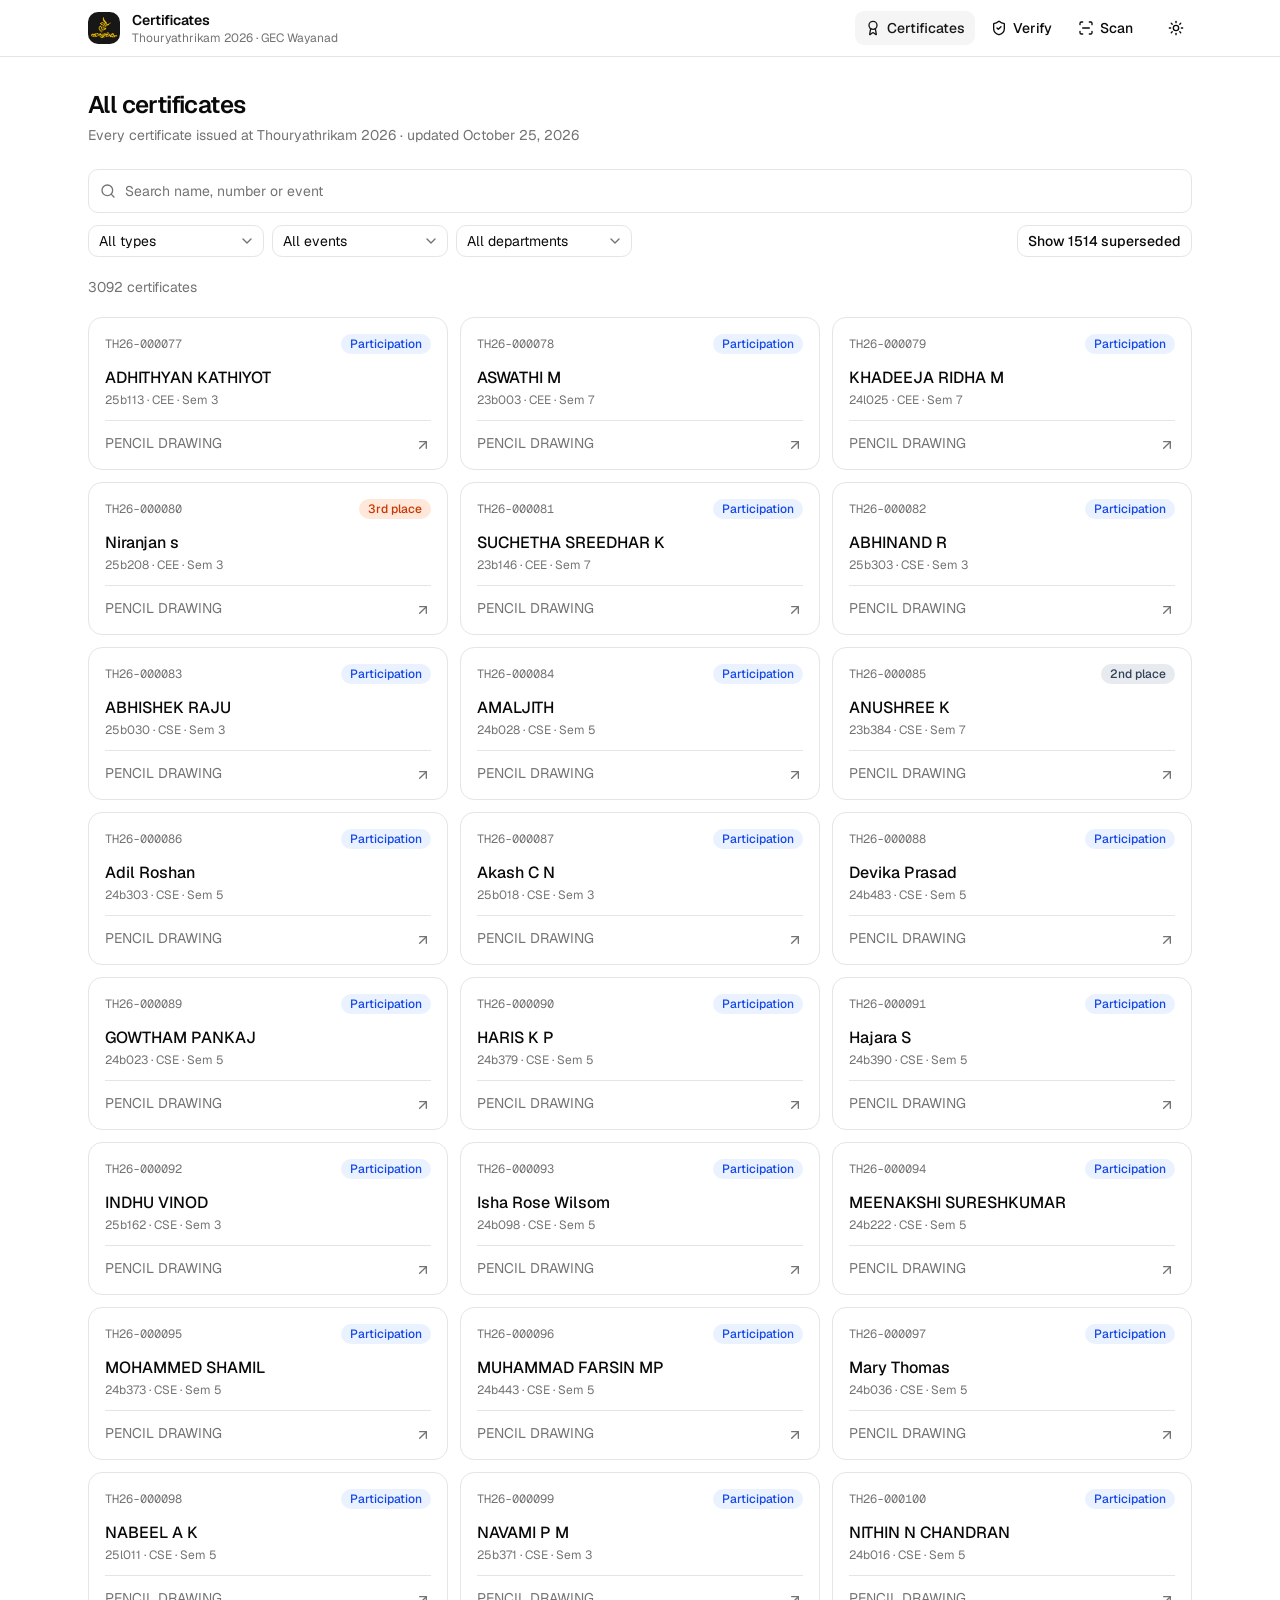
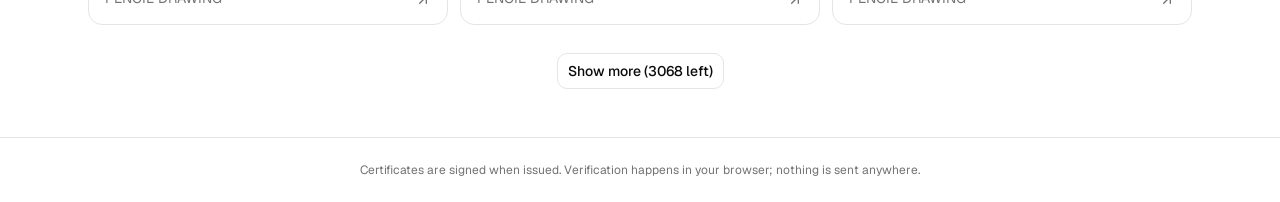
<file: index.html>
<!doctype html>
<html lang="en" suppressHydrationWarning>
  <head>
    <meta charset="UTF-8" />
    <meta name="viewport" content="width=device-width, initial-scale=1, viewport-fit=cover" />
    <meta name="theme-color" content="#ffffff" media="(prefers-color-scheme: light)" />
    <meta name="theme-color" content="#0a0a0a" media="(prefers-color-scheme: dark)" />
    <meta name="description" content="Browse, verify and scan the certificates issued at Thouryathrikam 2026, GEC Wayanad." />
    <link rel="icon" type="image/svg+xml" href="./favicon.svg" />
    <title>Certificates · Thouryathrikam 2026</title>
    <script>
      // Set the theme before first paint so a dark-mode visitor never sees a white flash.
      try {
        var stored = localStorage.getItem("certificates-theme");
        var dark = stored === "dark" || ((stored === null || stored === "system") && matchMedia("(prefers-color-scheme: dark)").matches);
        document.documentElement.classList.toggle("dark", dark);
      } catch (e) {}
    </script>
    <script type="module" crossorigin src="./app/index-FloKXDmS.js"></script>
    <link rel="stylesheet" crossorigin href="./app/index-D6e92MyI.css">
  </head>
  <body>
    <div id="root"></div>
  </body>
</html>
</file>
